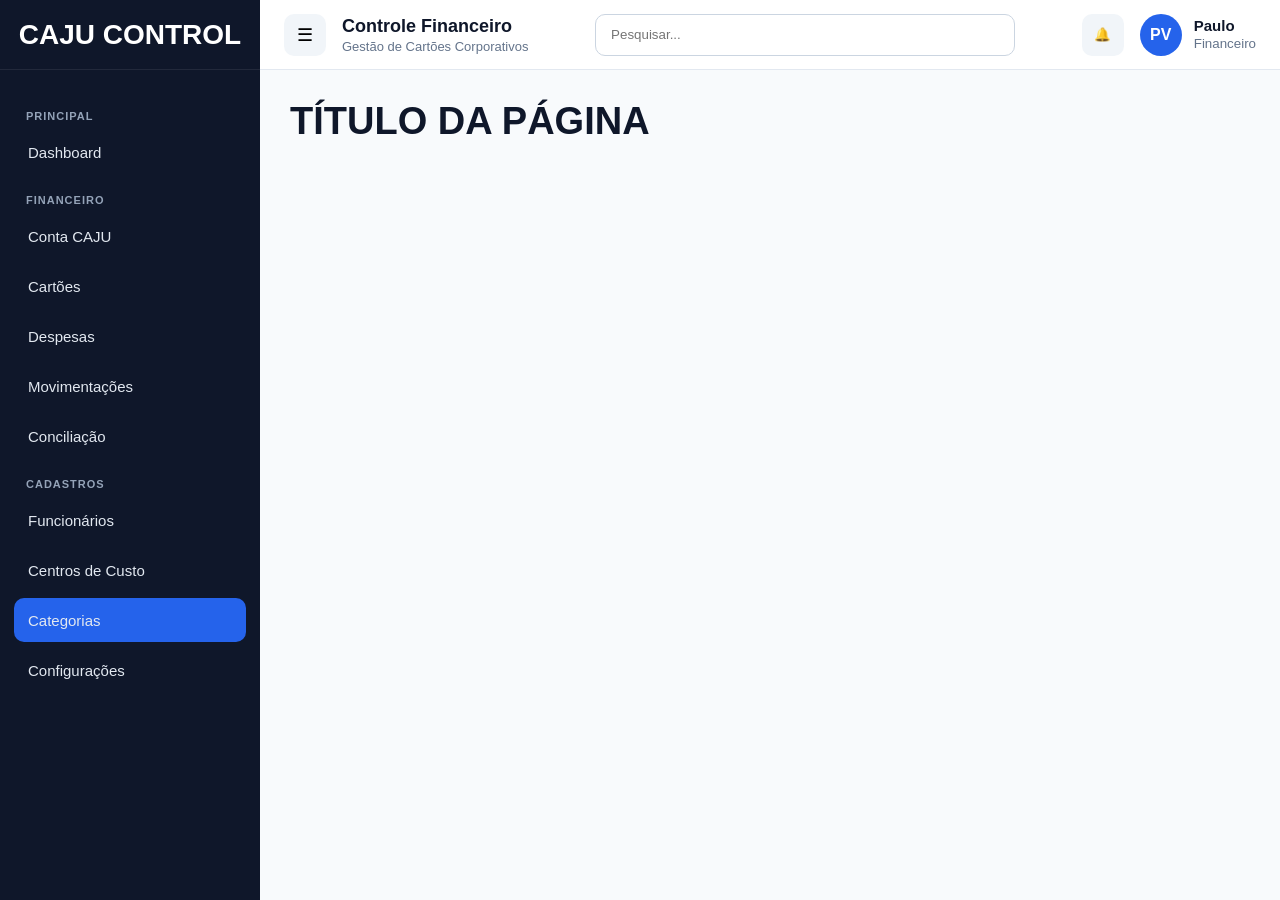
<file: pages/categorias.html>
<!DOCTYPE html>
<html lang="pt-BR">

<head>

    <meta charset="UTF-8">

    <title>Página</title>

    <link rel="stylesheet" href="../assets/css/style.css">

</head>

<body>

    <div class="container">

        <aside id="sidebar"></aside>

        <main>

            <header id="header"></header>

            <section class="content">

                <h1>TÍTULO DA PÁGINA</h1>

            </section>

        </main>

    </div>

    <script src="../assets/components/sidebar.js"></script>
    <script src="../assets/components/header.js"></script>

</body>

</html>
</file>
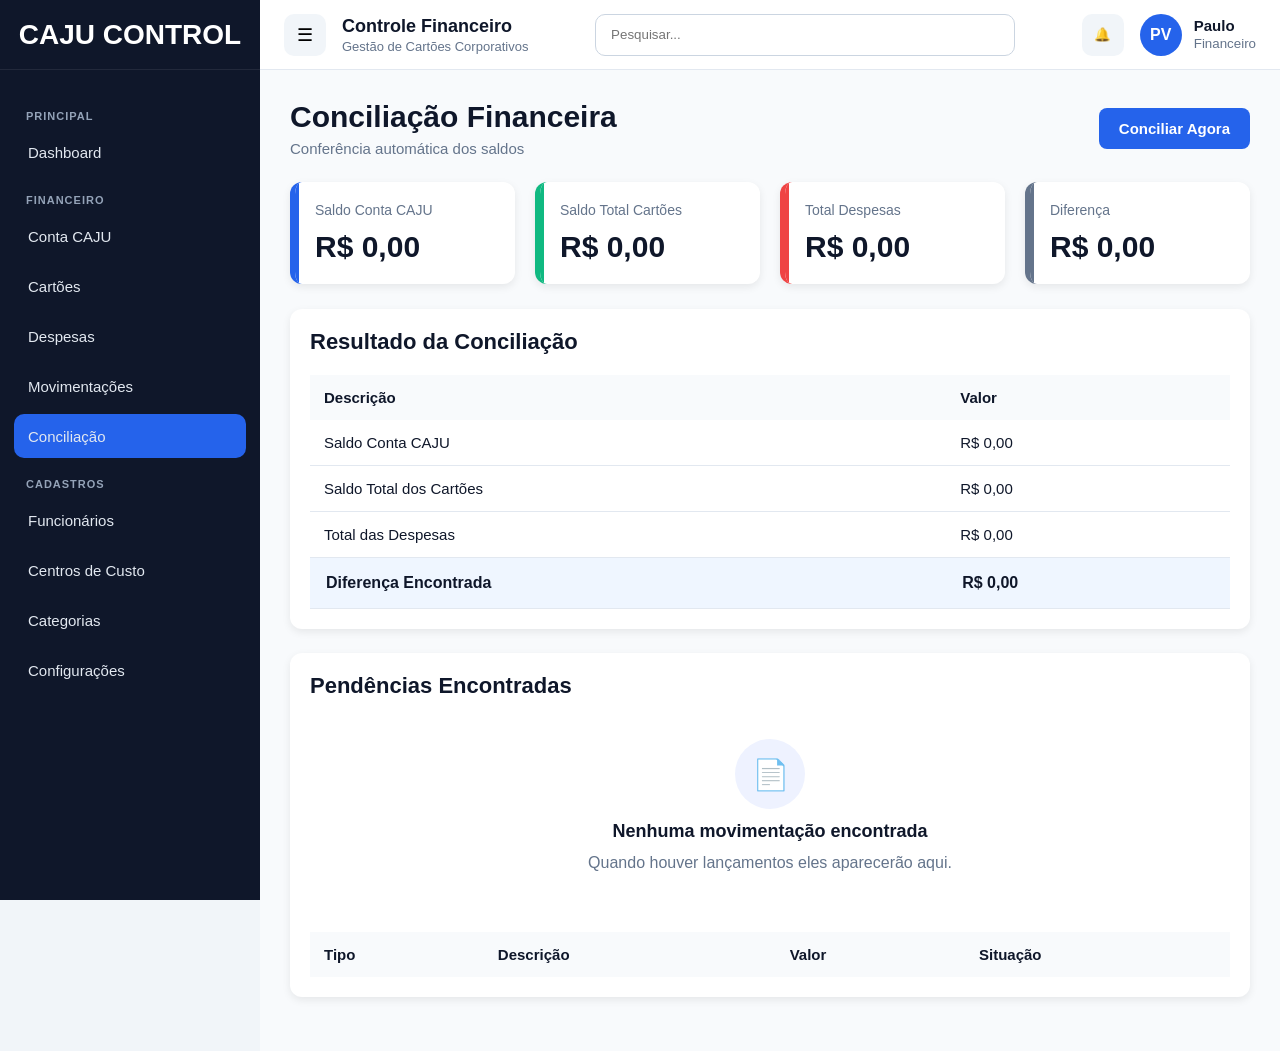
<file: pages/conciliacao.html>
<!DOCTYPE html>
<html lang="pt-BR">

<head>

    <meta charset="UTF-8">

    <title>Página</title>

    <link rel="stylesheet" href="../assets/css/style.css">

</head>

<body>

    <div class="container">

        <aside id="sidebar"></aside>

        <main>

            <header id="header"></header>

            <section class="content">

                <div class="page-header">

                    <div>

                        <h1>Conciliação Financeira</h1>

                        <p class="subtitle">

                            Conferência automática dos saldos

                        </p>

                    </div>

                    <button class="btn-primary">

                        Conciliar Agora

                    </button>

                </div>

                <div class="cards">

                    <div class="card blue">

                        <span>Saldo Conta CAJU</span>

                        <h2>

                            R$ 0,00

                        </h2>

                    </div>

                    <div class="card green">

                        <span>Saldo Total Cartões</span>

                        <h2>

                            R$ 0,00

                        </h2>

                    </div>

                    <div class="card red">

                        <span>Total Despesas</span>

                        <h2>

                            R$ 0,00

                        </h2>

                    </div>

                    <div class="card gray">

                        <span>Diferença</span>

                        <h2>

                            R$ 0,00

                        </h2>

                    </div>

                </div>

                <div class="panel">

                    <h3>Resultado da Conciliação</h3>

                    <table>

                        <thead>

                            <tr>

                                <th>Descrição</th>

                                <th>Valor</th>

                            </tr>

                        </thead>

                        <tbody>

                            <tr>

                                <td>Saldo Conta CAJU</td>

                                <td>R$ 0,00</td>

                            </tr>

                            <tr>

                                <td>Saldo Total dos Cartões</td>

                                <td>R$ 0,00</td>

                            </tr>

                            <tr>

                                <td>Total das Despesas</td>

                                <td>R$ 0,00</td>

                            </tr>

                            <tr class="resultado-final">

                                <td><strong>Diferença Encontrada</strong></td>

                                <td><strong>R$ 0,00</strong></td>

                            </tr>

                        </tbody>

                    </table>

                </div>

                <div class="panel">

                    <h3>Pendências Encontradas</h3>

                    <table>

                        <thead>

                            <tr>

                                <th>Tipo</th>

                                <th>Descrição</th>

                                <th>Valor</th>

                                <th>Situação</th>

                            </tr>

                        </thead>

                        <tbody>

                            <tr>

                                <div class="empty-state">

                                    <div class="empty-icon">
                                        📄
                                    </div>

                                    <h3>
                                        Nenhuma movimentação encontrada
                                    </h3>

                                    <p>
                                        Quando houver lançamentos eles aparecerão aqui.
                                    </p>

                                </div>

                            </tr>

                        </tbody>

                    </table>

                </div>

            </section>

        </main>

    </div>

    <script src="../assets/components/sidebar.js"></script>
    <script src="../assets/components/header.js"></script>

</body>

</html>
</file>
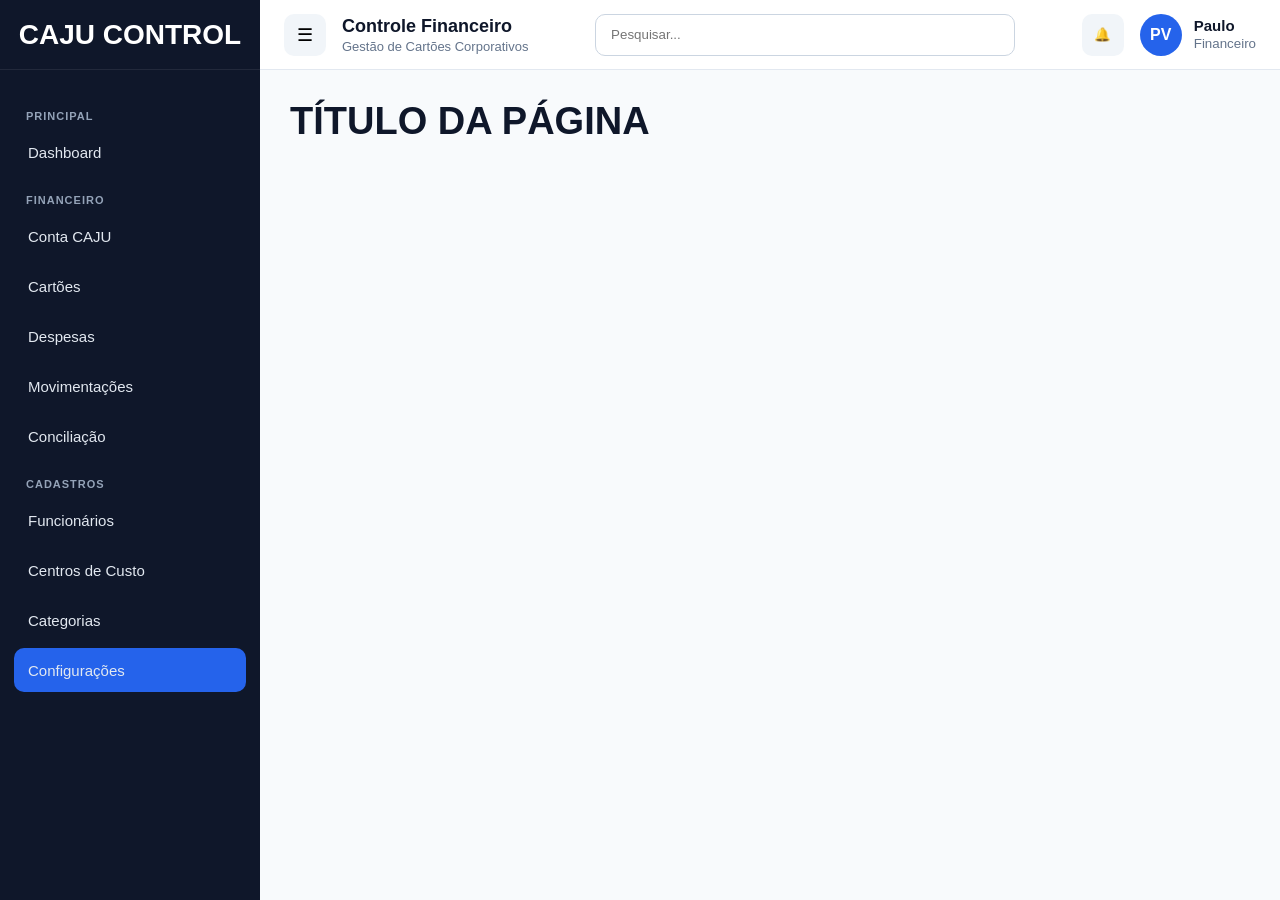
<file: pages/configuracoes.html>
<!DOCTYPE html>
<html lang="pt-BR">

<head>

    <meta charset="UTF-8">

    <title>Página</title>


    <link rel="stylesheet" href="../assets/css/style.css">

</head>

<body>

    <div class="container">

        <aside id="sidebar"></aside>

        <main>

            <header id="header"></header>

            <section class="content">

                <h1>TÍTULO DA PÁGINA</h1>

            </section>

        </main>

    </div>

    <script src="../assets/components/sidebar.js"></script>
    <script src="../assets/components/header.js"></script>

</body>

</html>
</file>
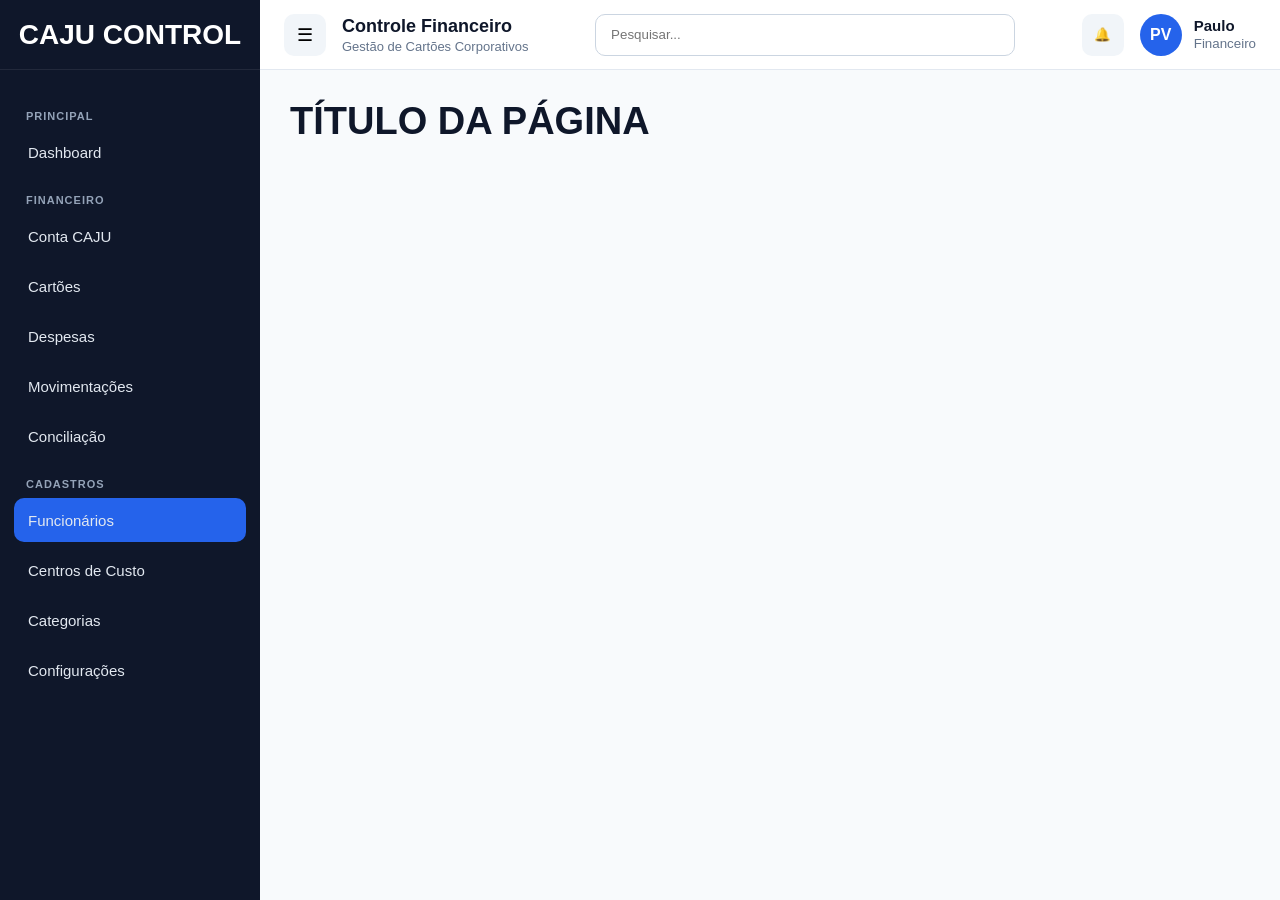
<file: pages/funcionarios.html>
<!DOCTYPE html>
<html lang="pt-BR">

<head>

    <meta charset="UTF-8">

    <title>Página</title>

    <link rel="stylesheet" href="../assets/css/style.css">
</head>

<body>

    <div class="container">

        <aside id="sidebar"></aside>

        <main>

            <header id="header"></header>

            <section class="content">

                <h1>TÍTULO DA PÁGINA</h1>

            </section>

        </main>

    </div>

    <script src="../assets/components/sidebar.js"></script>
    <script src="../assets/components/header.js"></script>

</body>

</html>
</file>
<file: assets/css/style.css>
/* ===========================
   BASE
=========================== */

@import url("./base/variables.css");
@import url("./base/typography.css");
@import url("./base/layout.css");

/* ===========================
   COMPONENTES
=========================== */

@import url("./components/buttons.css");
@import url("./components/forms.css");
@import url("./components/filters.css");
@import url("./components/cards.css");
@import url("./components/tables.css");
@import url("./components/modal.css");
@import url("./components/header.css");
@import url("./components/sidebar.css");
@import url("./components/empty.css");
@import url("./components/badge.css");
@import url("./components/page.css");
@import url("./components/drawer.css");
@import url("./components/toast.css");
/* ===========================
   PÁGINAS
=========================== */

@import url("./pages/dashboard.css");
@import url("./pages/cartoes.css");
</file>
